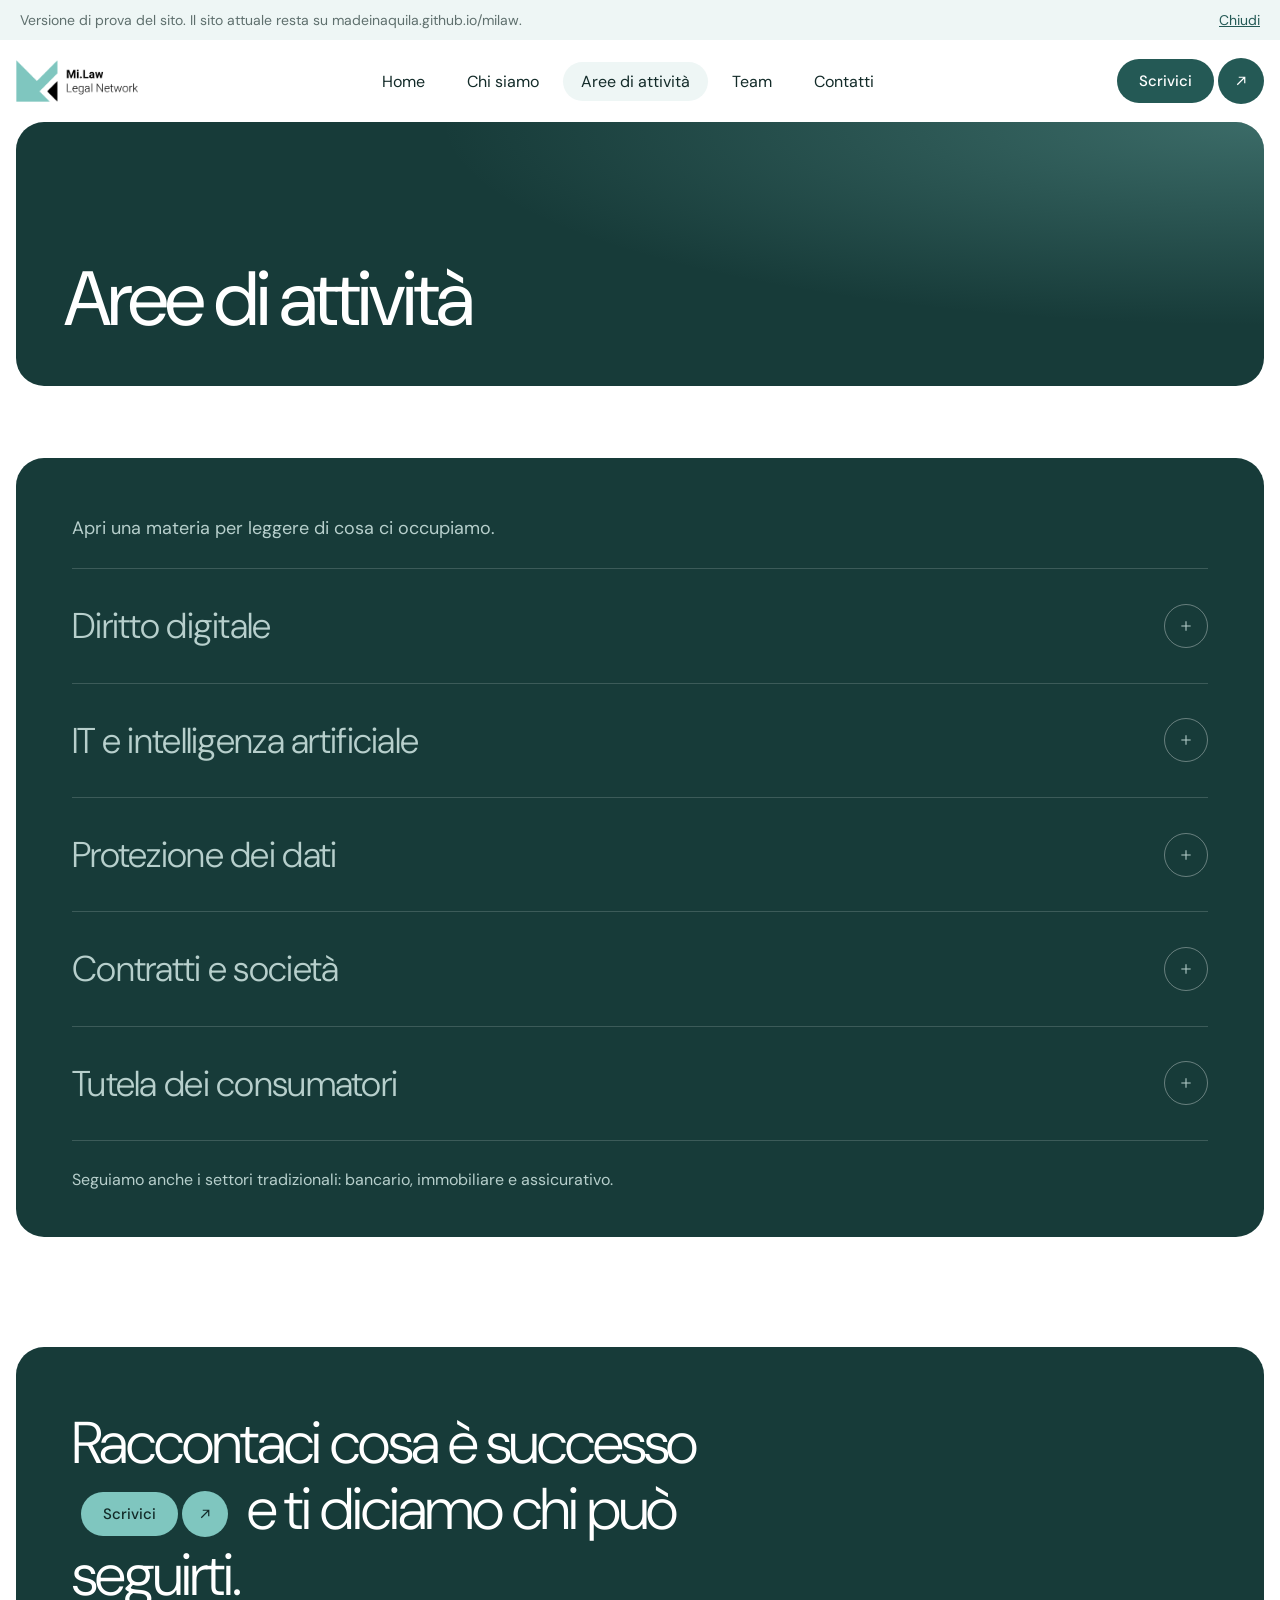
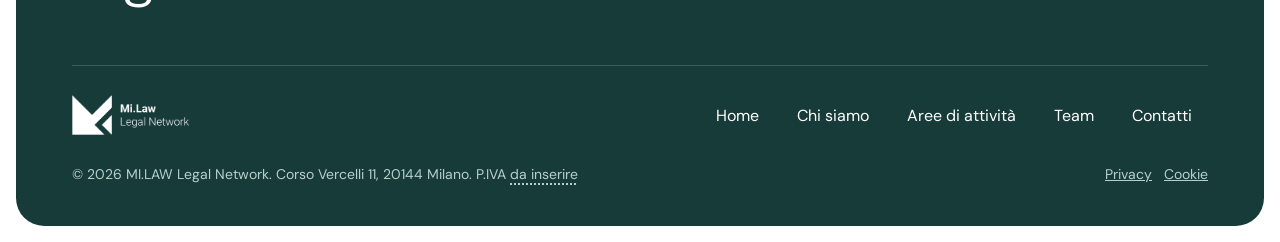
<file: aree.html>
<!DOCTYPE html>
<html lang="it">
<head>
  <meta charset="UTF-8">
  <meta name="robots" content="noindex, nofollow"><!-- versione di prova: non indicizzare -->
  <meta name="viewport" content="width=device-width, initial-scale=1.0">
  <title>Aree di attività · MI.LAW Legal Network</title>
  <meta name="description" content="Le materie seguite da MI.LAW Legal Network: diritto digitale, IT e intelligenza artificiale, protezione dei dati, contratti e società, tutela dei consumatori.">
  <link rel="preconnect" href="https://fonts.googleapis.com">
  <link rel="preconnect" href="https://fonts.gstatic.com" crossorigin>
  <link href="https://fonts.googleapis.com/css2?family=DM+Sans:wght@300;400;500&display=swap" rel="stylesheet">
  <link rel="stylesheet" href="prova.css?v=6">
</head>
<body>
  <div class="preview-note">
    <span>Versione di prova del sito. Il sito attuale resta su madeinaquila.github.io/milaw.</span>
    <button type="button" onclick="this.parentElement.remove()">Chiudi</button>
  </div>

  <header class="topnav wrap">
    <a href="index.html" class="brand" aria-label="MI.LAW Legal Network, home"><img src="img/logomilaw.png" alt="MI.LAW Legal Network" width="600" height="206"></a>
    <nav class="topnav-links" aria-label="Navigazione principale">
          <a href="index.html">Home</a>
          <a href="chi-siamo.html">Chi siamo</a>
          <a href="aree.html" aria-current="page">Aree di attività</a>
          <a href="team.html">Team</a>
          <a href="contatti.html">Contatti</a>
    </nav>
    <a class="cta cta--deep topnav-cta" href="contatti.html"><span class="lbl">Scrivici</span><span class="dot" aria-hidden="true"><svg viewBox="0 0 24 24" fill="none" stroke="currentColor" stroke-width="1.6"><path d="M7 17L17 7M9 7h8v8"/></svg></span></a>
    <button class="menu-btn" type="button" id="menu-open" aria-label="Apri il menu" aria-expanded="false" aria-controls="mobile-menu">
      <svg viewBox="0 0 24 24" fill="none" stroke="currentColor" stroke-width="1.6" stroke-linecap="round"><path d="M4 8h16M4 16h16"/></svg>
    </button>
  </header>

  <!-- Menu su telefono -->
  <nav class="mobile-menu" id="mobile-menu" aria-label="Menu">
    <button class="close" type="button" id="menu-close" aria-label="Chiudi il menu">×</button>
    <a href="index.html">Home</a>
    <a href="chi-siamo.html">Chi siamo</a>
    <a href="aree.html">Aree di attività</a>
    <a href="team.html">Team</a>
    <a href="contatti.html">Contatti</a>
  </nav>


  <main>
    <section class="wrap">
      <div class="page-head"><h1>Aree di attività</h1></div>
    </section>
    <!-- MATERIE -->
    <section class="section" style="padding-top:0;">
      <div class="wrap">
        <div class="areas">
          <p class="lead-label">Apri una materia per leggere di cosa ci occupiamo.</p>

          <details class="area" id="digitale">
            <summary>Diritto digitale <span class="plus" aria-hidden="true"><svg viewBox="0 0 24 24" fill="none" stroke="currentColor" stroke-width="1.6"><path d="M12 5v14M5 12h14"/></svg></span></summary>
            <div class="body">
              <p>Contratti online, termini e condizioni per siti e app, tutela dei diritti in rete e implicazioni legali dei nuovi modelli di business digitali e delle piattaforme.</p>
              <a href="contatti.html?area=digitale">Scrivici su questo tema</a>
            </div>
          </details>

          <details class="area" id="ai">
            <summary>IT e intelligenza artificiale <span class="plus" aria-hidden="true"><svg viewBox="0 0 24 24" fill="none" stroke="currentColor" stroke-width="1.6"><path d="M12 5v14M5 12h14"/></svg></span></summary>
            <div class="body">
              <p>Contratti IT e licenze software, analisi e adeguamento all'AI Act europeo e alle norme emergenti sull'intelligenza artificiale.</p>
              <a href="contatti.html?area=ai">Scrivici su questo tema</a>
            </div>
          </details>

          <details class="area" id="dati">
            <summary>Protezione dei dati <span class="plus" aria-hidden="true"><svg viewBox="0 0 24 24" fill="none" stroke="currentColor" stroke-width="1.6"><path d="M12 5v14M5 12h14"/></svg></span></summary>
            <div class="body">
              <p>Compliance GDPR, gestione dei data breach, definizione delle politiche di trattamento e governance dei dati nelle organizzazioni.</p>
              <a href="contatti.html?area=dati">Scrivici su questo tema</a>
            </div>
          </details>

          <details class="area" id="societa">
            <summary>Contratti e società <span class="plus" aria-hidden="true"><svg viewBox="0 0 24 24" fill="none" stroke="currentColor" stroke-width="1.6"><path d="M12 5v14M5 12h14"/></svg></span></summary>
            <div class="body">
              <p>Redazione e negoziazione di contratti commerciali, accordi di distribuzione, joint venture e franchising. Operazioni societarie, fusioni, acquisizioni e riorganizzazioni aziendali.</p>
              <a href="contatti.html?area=societa">Scrivici su questo tema</a>
            </div>
          </details>

          <details class="area" id="consumatori">
            <summary>Tutela dei consumatori <span class="plus" aria-hidden="true"><svg viewBox="0 0 24 24" fill="none" stroke="currentColor" stroke-width="1.6"><path d="M12 5v14M5 12h14"/></svg></span></summary>
            <div class="body">
              <p>Pratiche commerciali scorrette e clausole abusive. Conformità normativa per le aziende che vendono ai consumatori, in particolare online.</p>
              <a href="contatti.html?area=consumatori">Scrivici su questo tema</a>
            </div>
          </details>

          <p class="also">Seguiamo anche i settori tradizionali: bancario, immobiliare e assicurativo.</p>
        </div>
      </div>
    </section>


  </main>

  <!-- CHIUSURA -->
  <footer class="closing">
    <p class="say">Raccontaci cosa è successo
      <a class="cta cta--acqua" href="contatti.html"><span class="lbl">Scrivici</span><span class="dot" aria-hidden="true"><svg viewBox="0 0 24 24" fill="none" stroke="currentColor" stroke-width="1.6"><path d="M7 17L17 7M9 7h8v8"/></svg></span></a>
      e ti diciamo chi può seguirti.</p>
    <div class="closing-row">
      <img src="img/logomilaw.png" alt="MI.LAW Legal Network" width="600" height="206">
      <nav aria-label="Navigazione a piè di pagina">
        <a href="index.html">Home</a>
        <a href="chi-siamo.html">Chi siamo</a>
        <a href="aree.html">Aree di attività</a>
        <a href="team.html">Team</a>
        <a href="contatti.html">Contatti</a>
      </nav>
    </div>
    <div class="closing-meta">
      <span>© 2026 MI.LAW Legal Network. Corso Vercelli 11, 20144 Milano. P.IVA <span class="tbc" title="Da inserire">da inserire</span></span>
      <span><a href="#">Privacy</a>&nbsp;&nbsp;&nbsp;<a href="#">Cookie</a></span>
    </div>
  </footer>

  <script>
    // Menu su telefono
    (function () {
      var m = document.getElementById('mobile-menu'), o = document.getElementById('menu-open'), c = document.getElementById('menu-close');
      function set(v) { m.classList.toggle('open', v); o.setAttribute('aria-expanded', v); document.body.style.overflow = v ? 'hidden' : ''; if (v) c.focus(); else o.focus(); }
      o.addEventListener('click', function () { set(true); });
      c.addEventListener('click', function () { set(false); });
      m.querySelectorAll('a').forEach(function (a) { a.addEventListener('click', function () { set(false); }); });
      document.addEventListener('keydown', function (e) { if (e.key === 'Escape' && m.classList.contains('open')) set(false); });
    })();

    // "Scrivici su questo tema": sceglie la materia nel modulo
    document.querySelectorAll('[data-area]').forEach(function (a) {
      a.addEventListener('click', function () { var r = document.getElementById('a-' + a.dataset.area); if (r) r.checked = true; });
    });

    // Modulo dimostrativo
    var formEl = document.getElementById('form');
    if (formEl) formEl.addEventListener('submit', function (e) {
      e.preventDefault();
      if (!this.checkValidity()) { this.reportValidity(); return; }
      document.getElementById('form-box').classList.add('is-sent');
    });
  </script>
</body>
</html>
</file>
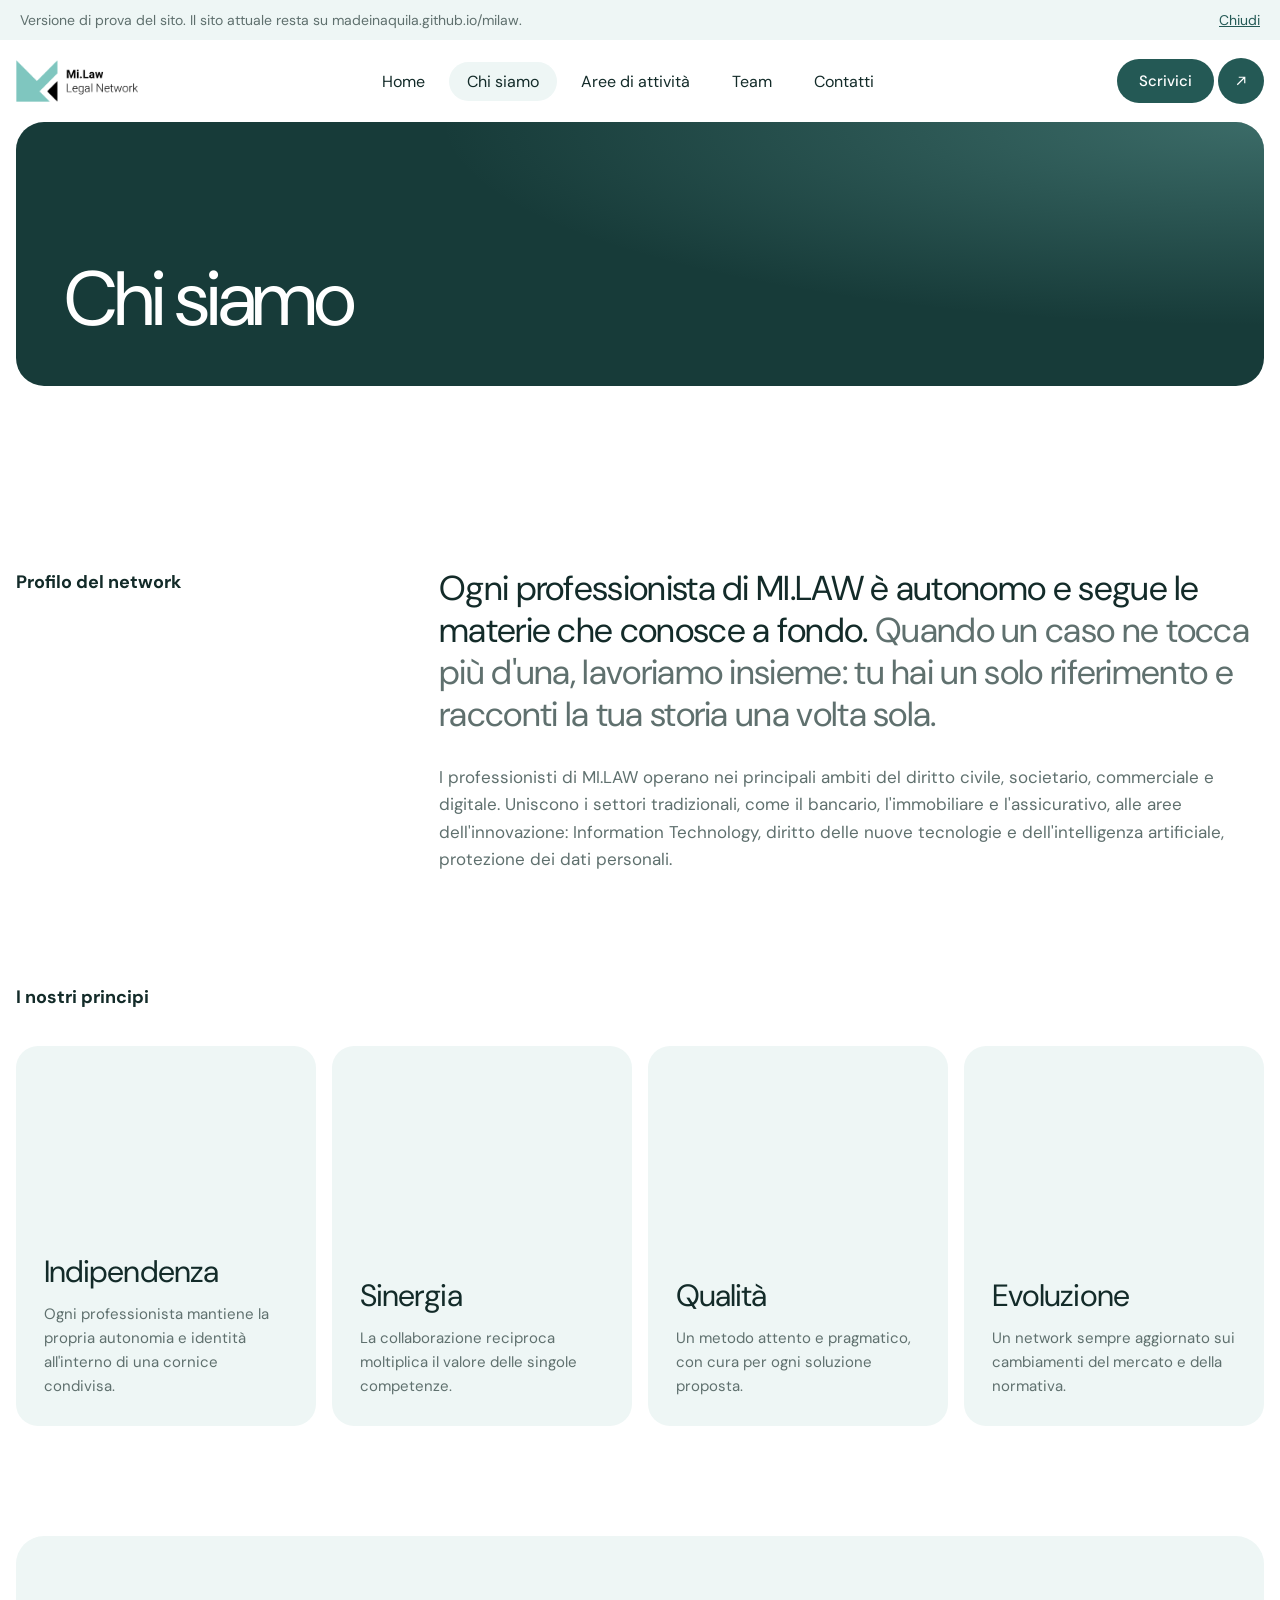
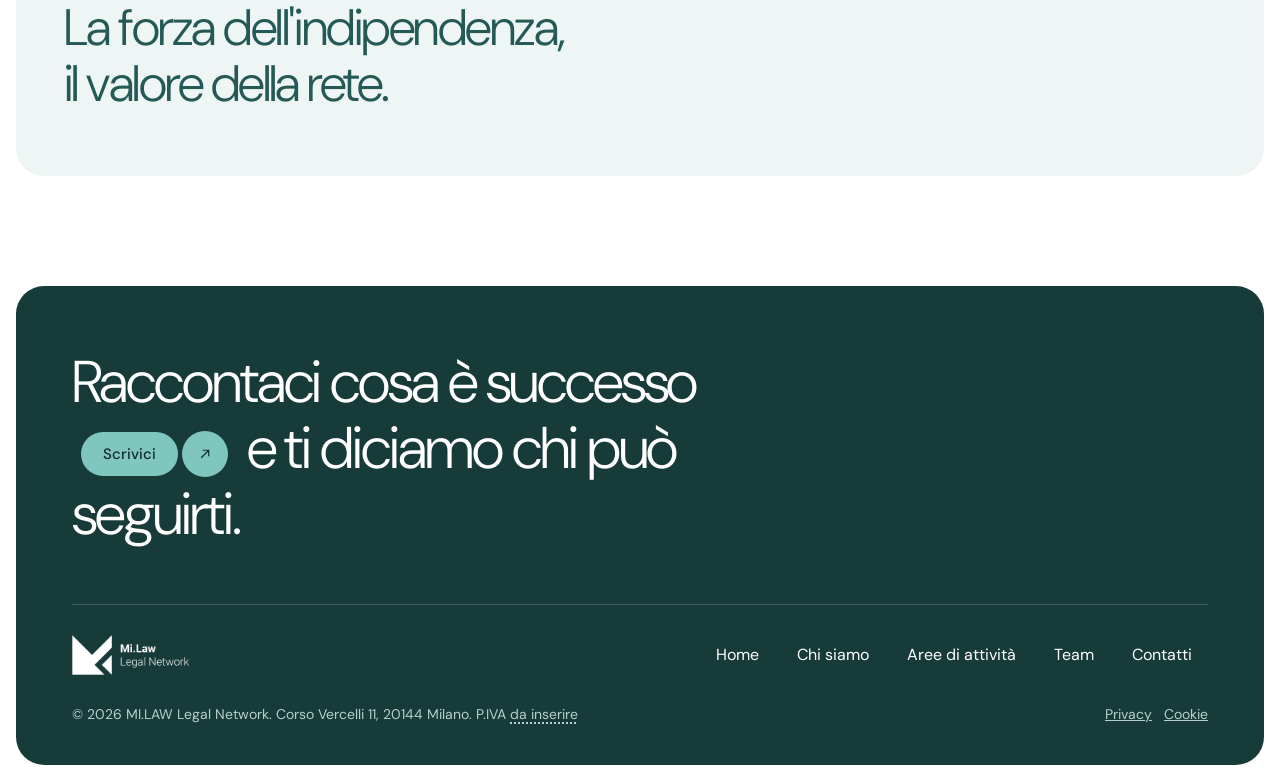
<file: chi-siamo.html>
<!DOCTYPE html>
<html lang="it">
<head>
  <meta charset="UTF-8">
  <meta name="robots" content="noindex, nofollow"><!-- versione di prova: non indicizzare -->
  <meta name="viewport" content="width=device-width, initial-scale=1.0">
  <title>Chi siamo · MI.LAW Legal Network</title>
  <meta name="description" content="MI.LAW Legal Network: rete di avvocati autonomi in Corso Vercelli 11 a Milano. Profilo e principi del network.">
  <link rel="preconnect" href="https://fonts.googleapis.com">
  <link rel="preconnect" href="https://fonts.gstatic.com" crossorigin>
  <link href="https://fonts.googleapis.com/css2?family=DM+Sans:wght@300;400;500&display=swap" rel="stylesheet">
  <link rel="stylesheet" href="prova.css?v=6">
</head>
<body>
  <div class="preview-note">
    <span>Versione di prova del sito. Il sito attuale resta su madeinaquila.github.io/milaw.</span>
    <button type="button" onclick="this.parentElement.remove()">Chiudi</button>
  </div>

  <header class="topnav wrap">
    <a href="index.html" class="brand" aria-label="MI.LAW Legal Network, home"><img src="img/logomilaw.png" alt="MI.LAW Legal Network" width="600" height="206"></a>
    <nav class="topnav-links" aria-label="Navigazione principale">
          <a href="index.html">Home</a>
          <a href="chi-siamo.html" aria-current="page">Chi siamo</a>
          <a href="aree.html">Aree di attività</a>
          <a href="team.html">Team</a>
          <a href="contatti.html">Contatti</a>
    </nav>
    <a class="cta cta--deep topnav-cta" href="contatti.html"><span class="lbl">Scrivici</span><span class="dot" aria-hidden="true"><svg viewBox="0 0 24 24" fill="none" stroke="currentColor" stroke-width="1.6"><path d="M7 17L17 7M9 7h8v8"/></svg></span></a>
    <button class="menu-btn" type="button" id="menu-open" aria-label="Apri il menu" aria-expanded="false" aria-controls="mobile-menu">
      <svg viewBox="0 0 24 24" fill="none" stroke="currentColor" stroke-width="1.6" stroke-linecap="round"><path d="M4 8h16M4 16h16"/></svg>
    </button>
  </header>

  <!-- Menu su telefono -->
  <nav class="mobile-menu" id="mobile-menu" aria-label="Menu">
    <button class="close" type="button" id="menu-close" aria-label="Chiudi il menu">×</button>
    <a href="index.html">Home</a>
    <a href="chi-siamo.html">Chi siamo</a>
    <a href="aree.html">Aree di attività</a>
    <a href="team.html">Team</a>
    <a href="contatti.html">Contatti</a>
  </nav>


  <main>
    <section class="wrap">
      <div class="page-head"><h1>Chi siamo</h1></div>
    </section>
    <section class="section">
      <div class="wrap mission">
        <div class="side"><h2 class="lead-label">Profilo del network</h2></div>
        <div>
          <p class="big">Ogni professionista di MI.LAW è autonomo e segue le materie che conosce a fondo. <span>Quando un caso ne tocca più d'una, lavoriamo insieme: tu hai un solo riferimento e racconti la tua storia una volta sola.</span></p>
          <p class="plain">I professionisti di MI.LAW operano nei principali ambiti del diritto civile, societario, commerciale e digitale. Uniscono i settori tradizionali, come il bancario, l'immobiliare e l'assicurativo, alle aree dell'innovazione: Information Technology, diritto delle nuove tecnologie e dell'intelligenza artificiale, protezione dei dati personali.</p>
        </div>
      </div>
    </section>

    <!-- PRINCIPI -->
    <section class="section" style="padding-top:0;">
      <div class="wrap">
        <div class="values-head">
          <h2 class="lead-label">I nostri principi</h2>
        </div>
        <div class="values">
          <article class="value" tabindex="0">
            <h3>Indipendenza</h3>
            <p>Ogni professionista mantiene la propria autonomia e identità all'interno di una cornice condivisa.</p>
          </article>
          <article class="value" tabindex="0">
            <h3>Sinergia</h3>
            <p>La collaborazione reciproca moltiplica il valore delle singole competenze.</p>
          </article>
          <article class="value" tabindex="0">
            <h3>Qualità</h3>
            <p>Un metodo attento e pragmatico, con cura per ogni soluzione proposta.</p>
          </article>
          <article class="value" tabindex="0">
            <h3>Evoluzione</h3>
            <p>Un network sempre aggiornato sui cambiamenti del mercato e della normativa.</p>
          </article>
        </div>
      </div>
    </section>

    <section class="section" style="padding-top:0;">
      <div class="wrap">
        <div class="motto"><p>La forza dell'indipendenza,<br>il valore della rete.</p></div>
      </div>
    </section>

  </main>

  <!-- CHIUSURA -->
  <footer class="closing">
    <p class="say">Raccontaci cosa è successo
      <a class="cta cta--acqua" href="contatti.html"><span class="lbl">Scrivici</span><span class="dot" aria-hidden="true"><svg viewBox="0 0 24 24" fill="none" stroke="currentColor" stroke-width="1.6"><path d="M7 17L17 7M9 7h8v8"/></svg></span></a>
      e ti diciamo chi può seguirti.</p>
    <div class="closing-row">
      <img src="img/logomilaw.png" alt="MI.LAW Legal Network" width="600" height="206">
      <nav aria-label="Navigazione a piè di pagina">
        <a href="index.html">Home</a>
        <a href="chi-siamo.html">Chi siamo</a>
        <a href="aree.html">Aree di attività</a>
        <a href="team.html">Team</a>
        <a href="contatti.html">Contatti</a>
      </nav>
    </div>
    <div class="closing-meta">
      <span>© 2026 MI.LAW Legal Network. Corso Vercelli 11, 20144 Milano. P.IVA <span class="tbc" title="Da inserire">da inserire</span></span>
      <span><a href="#">Privacy</a>&nbsp;&nbsp;&nbsp;<a href="#">Cookie</a></span>
    </div>
  </footer>

  <script>
    // Menu su telefono
    (function () {
      var m = document.getElementById('mobile-menu'), o = document.getElementById('menu-open'), c = document.getElementById('menu-close');
      function set(v) { m.classList.toggle('open', v); o.setAttribute('aria-expanded', v); document.body.style.overflow = v ? 'hidden' : ''; if (v) c.focus(); else o.focus(); }
      o.addEventListener('click', function () { set(true); });
      c.addEventListener('click', function () { set(false); });
      m.querySelectorAll('a').forEach(function (a) { a.addEventListener('click', function () { set(false); }); });
      document.addEventListener('keydown', function (e) { if (e.key === 'Escape' && m.classList.contains('open')) set(false); });
    })();

    // "Scrivici su questo tema": sceglie la materia nel modulo
    document.querySelectorAll('[data-area]').forEach(function (a) {
      a.addEventListener('click', function () { var r = document.getElementById('a-' + a.dataset.area); if (r) r.checked = true; });
    });

    // Modulo dimostrativo
    var formEl = document.getElementById('form');
    if (formEl) formEl.addEventListener('submit', function (e) {
      e.preventDefault();
      if (!this.checkValidity()) { this.reportValidity(); return; }
      document.getElementById('form-box').classList.add('is-sent');
    });
  </script>
</body>
</html>
</file>
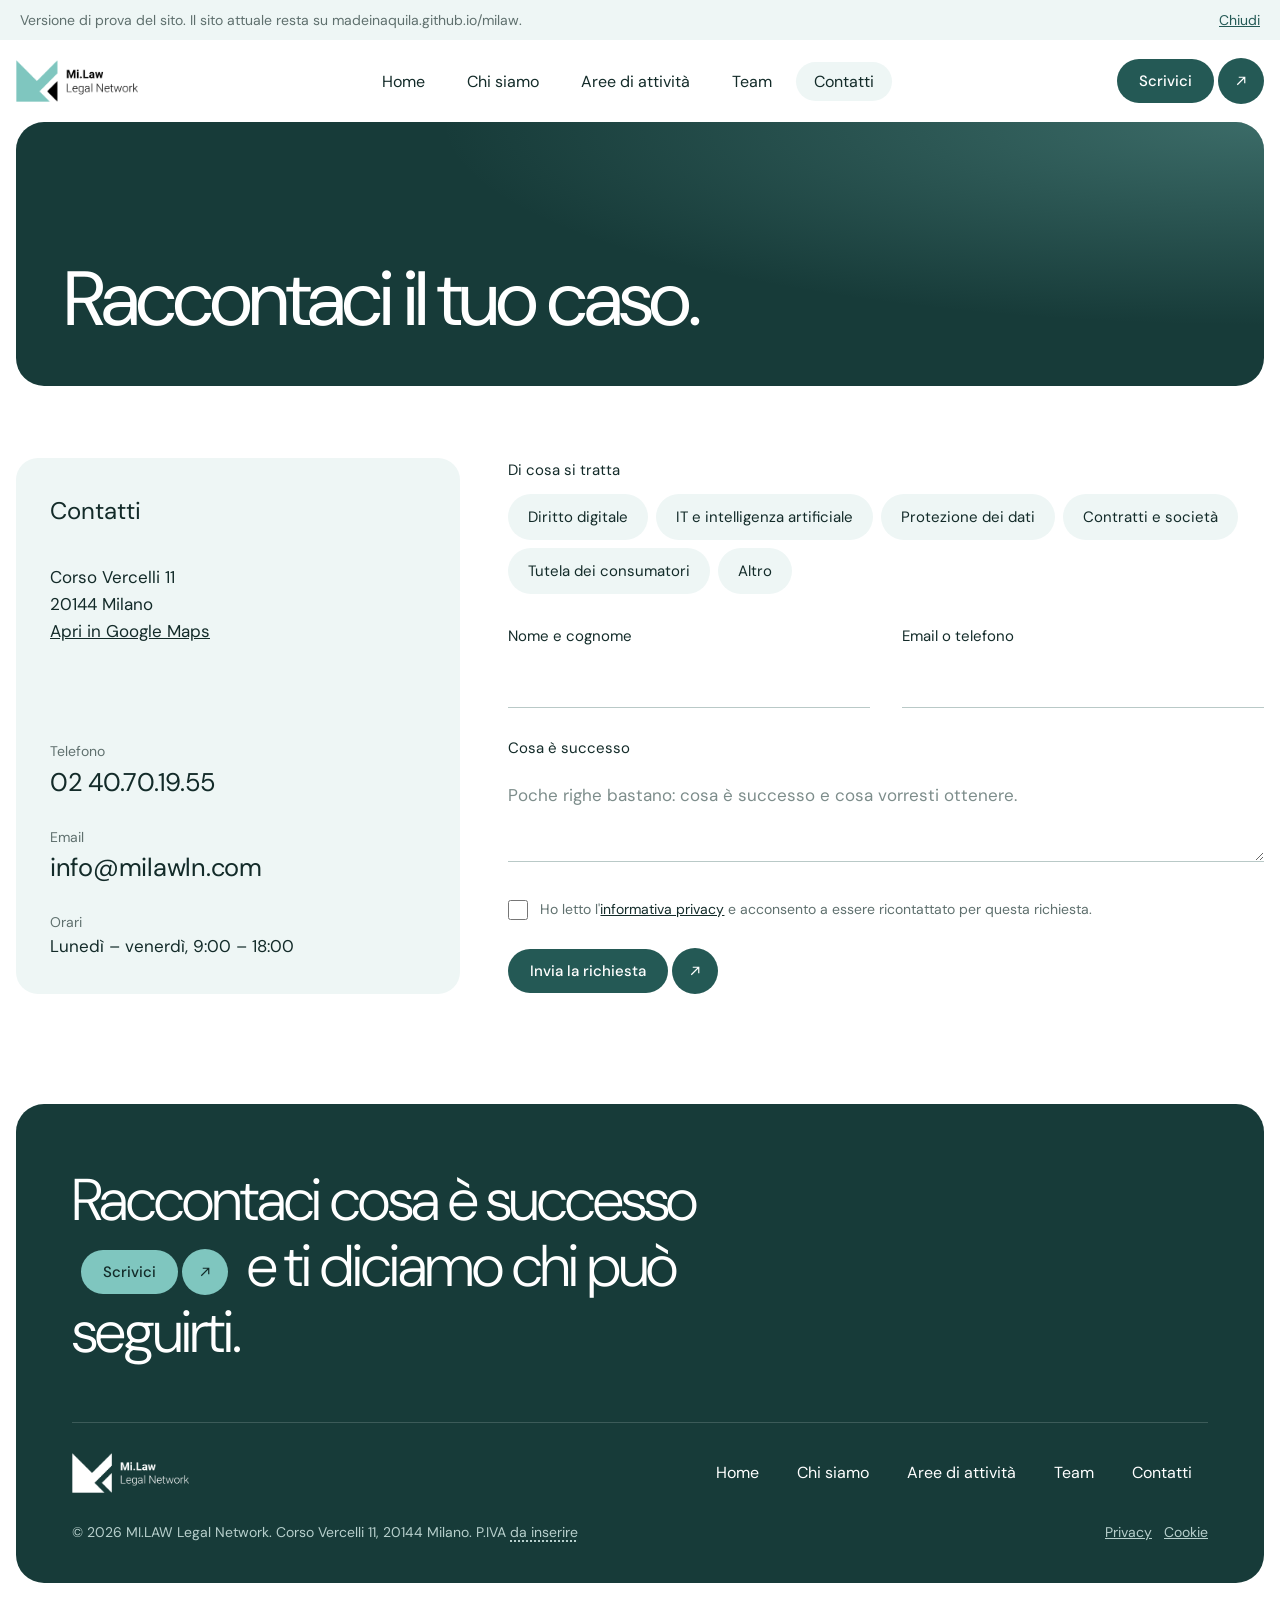
<file: contatti.html>
<!DOCTYPE html>
<html lang="it">
<head>
  <meta charset="UTF-8">
  <meta name="robots" content="noindex, nofollow"><!-- versione di prova: non indicizzare -->
  <meta name="viewport" content="width=device-width, initial-scale=1.0">
  <title>Contatti · MI.LAW Legal Network</title>
  <meta name="description" content="Contatta MI.LAW Legal Network: Corso Vercelli 11, 20144 Milano, telefono 02 40.70.19.55, info@milawln.com.">
  <link rel="preconnect" href="https://fonts.googleapis.com">
  <link rel="preconnect" href="https://fonts.gstatic.com" crossorigin>
  <link href="https://fonts.googleapis.com/css2?family=DM+Sans:wght@300;400;500&display=swap" rel="stylesheet">
  <link rel="stylesheet" href="prova.css?v=6">
</head>
<body>
  <div class="preview-note">
    <span>Versione di prova del sito. Il sito attuale resta su madeinaquila.github.io/milaw.</span>
    <button type="button" onclick="this.parentElement.remove()">Chiudi</button>
  </div>

  <header class="topnav wrap">
    <a href="index.html" class="brand" aria-label="MI.LAW Legal Network, home"><img src="img/logomilaw.png" alt="MI.LAW Legal Network" width="600" height="206"></a>
    <nav class="topnav-links" aria-label="Navigazione principale">
          <a href="index.html">Home</a>
          <a href="chi-siamo.html">Chi siamo</a>
          <a href="aree.html">Aree di attività</a>
          <a href="team.html">Team</a>
          <a href="contatti.html" aria-current="page">Contatti</a>
    </nav>
    <a class="cta cta--deep topnav-cta" href="contatti.html"><span class="lbl">Scrivici</span><span class="dot" aria-hidden="true"><svg viewBox="0 0 24 24" fill="none" stroke="currentColor" stroke-width="1.6"><path d="M7 17L17 7M9 7h8v8"/></svg></span></a>
    <button class="menu-btn" type="button" id="menu-open" aria-label="Apri il menu" aria-expanded="false" aria-controls="mobile-menu">
      <svg viewBox="0 0 24 24" fill="none" stroke="currentColor" stroke-width="1.6" stroke-linecap="round"><path d="M4 8h16M4 16h16"/></svg>
    </button>
  </header>

  <!-- Menu su telefono -->
  <nav class="mobile-menu" id="mobile-menu" aria-label="Menu">
    <button class="close" type="button" id="menu-close" aria-label="Chiudi il menu">×</button>
    <a href="index.html">Home</a>
    <a href="chi-siamo.html">Chi siamo</a>
    <a href="aree.html">Aree di attività</a>
    <a href="team.html">Team</a>
    <a href="contatti.html">Contatti</a>
  </nav>


  <main>
    <section class="wrap">
      <div class="page-head"><h1>Raccontaci il tuo caso.</h1></div>
    </section>
    <!-- CONTATTI -->
    <section class="section" style="padding-top:0;">
      <div class="wrap contact">
        <aside class="contact-card">
          <h2>Contatti</h2>
          <p>Corso Vercelli 11<br>20144 Milano<br><a href="https://maps.google.com?q=Corso+Vercelli+11+Milano" target="_blank" rel="noopener" style="text-decoration:underline">Apri in Google Maps</a></p>
          <div class="push">
            <div><p class="small">Telefono</p><p class="big"><a href="tel:+390240701955">02 40.70.19.55</a></p></div>
            <div><p class="small">Email</p><p class="big"><a href="mailto:info@milawln.com">info@milawln.com</a></p></div>
            <div><p class="small">Orari</p><p>Lunedì – venerdì, 9:00 – 18:00</p></div>
          </div>
        </aside>

        <div class="form" id="form-box">
          <h2 class="sr">Modulo di contatto</h2>
          <!-- Modulo dimostrativo: va collegato a un servizio di invio prima della pubblicazione -->
          <form id="form" novalidate>
            <fieldset>
              <legend>Di cosa si tratta</legend>
              <div class="pick">
                <input type="radio" name="area" id="a-digitale" value="digitale"><label for="a-digitale">Diritto digitale</label>
                <input type="radio" name="area" id="a-ai" value="ai"><label for="a-ai">IT e intelligenza artificiale</label>
                <input type="radio" name="area" id="a-dati" value="dati"><label for="a-dati">Protezione dei dati</label>
                <input type="radio" name="area" id="a-societa" value="societa"><label for="a-societa">Contratti e società</label>
                <input type="radio" name="area" id="a-consumatori" value="consumatori"><label for="a-consumatori">Tutela dei consumatori</label>
                <input type="radio" name="area" id="a-altro" value="altro"><label for="a-altro">Altro</label>
              </div>
            </fieldset>
            <div class="fields">
              <div class="field"><label class="lab" for="nome">Nome e cognome</label><input id="nome" name="nome" autocomplete="name" required></div>
              <div class="field"><label class="lab" for="recapito">Email o telefono</label><input id="recapito" name="recapito" autocomplete="email" required></div>
              <div class="field field--full"><label class="lab" for="msg">Cosa è successo</label><textarea id="msg" name="msg" required placeholder="Poche righe bastano: cosa è successo e cosa vorresti ottenere."></textarea></div>
            </div>
            <label class="privacy"><input type="checkbox" required> <span>Ho letto l'<a href="#">informativa privacy</a> e acconsento a essere ricontattato per questa richiesta.</span></label>
            <button class="cta cta--deep" type="submit">
              <span class="lbl">Invia la richiesta</span>
              <span class="dot" aria-hidden="true"><svg viewBox="0 0 24 24" fill="none" stroke="currentColor" stroke-width="1.6"><path d="M7 17L17 7M9 7h8v8"/></svg></span>
            </button>
          </form>
          <p class="form-done" role="status">Grazie, abbiamo ricevuto la tua richiesta. Ti ricontatteremo al recapito che ci hai lasciato.</p>
        </div>
      </div>
    </section>


  </main>

  <!-- CHIUSURA -->
  <footer class="closing">
    <p class="say">Raccontaci cosa è successo
      <a class="cta cta--acqua" href="contatti.html"><span class="lbl">Scrivici</span><span class="dot" aria-hidden="true"><svg viewBox="0 0 24 24" fill="none" stroke="currentColor" stroke-width="1.6"><path d="M7 17L17 7M9 7h8v8"/></svg></span></a>
      e ti diciamo chi può seguirti.</p>
    <div class="closing-row">
      <img src="img/logomilaw.png" alt="MI.LAW Legal Network" width="600" height="206">
      <nav aria-label="Navigazione a piè di pagina">
        <a href="index.html">Home</a>
        <a href="chi-siamo.html">Chi siamo</a>
        <a href="aree.html">Aree di attività</a>
        <a href="team.html">Team</a>
        <a href="contatti.html">Contatti</a>
      </nav>
    </div>
    <div class="closing-meta">
      <span>© 2026 MI.LAW Legal Network. Corso Vercelli 11, 20144 Milano. P.IVA <span class="tbc" title="Da inserire">da inserire</span></span>
      <span><a href="#">Privacy</a>&nbsp;&nbsp;&nbsp;<a href="#">Cookie</a></span>
    </div>
  </footer>

  <script>
    // Menu su telefono
    (function () {
      var m = document.getElementById('mobile-menu'), o = document.getElementById('menu-open'), c = document.getElementById('menu-close');
      function set(v) { m.classList.toggle('open', v); o.setAttribute('aria-expanded', v); document.body.style.overflow = v ? 'hidden' : ''; if (v) c.focus(); else o.focus(); }
      o.addEventListener('click', function () { set(true); });
      c.addEventListener('click', function () { set(false); });
      m.querySelectorAll('a').forEach(function (a) { a.addEventListener('click', function () { set(false); }); });
      document.addEventListener('keydown', function (e) { if (e.key === 'Escape' && m.classList.contains('open')) set(false); });
    })();

    // "Scrivici su questo tema": sceglie la materia nel modulo
    document.querySelectorAll('[data-area]').forEach(function (a) {
      a.addEventListener('click', function () { var r = document.getElementById('a-' + a.dataset.area); if (r) r.checked = true; });
    });

    // Modulo dimostrativo
    var formEl = document.getElementById('form');
    if (formEl) formEl.addEventListener('submit', function (e) {
      e.preventDefault();
      if (!this.checkValidity()) { this.reportValidity(); return; }
      document.getElementById('form-box').classList.add('is-sent');
    });
  </script>
  <script>
    (function(){var a=new URLSearchParams(location.search).get('area');var r=a&&document.getElementById('a-'+a);if(r)r.checked=true;})();
  </script>
</body>
</html>
</file>
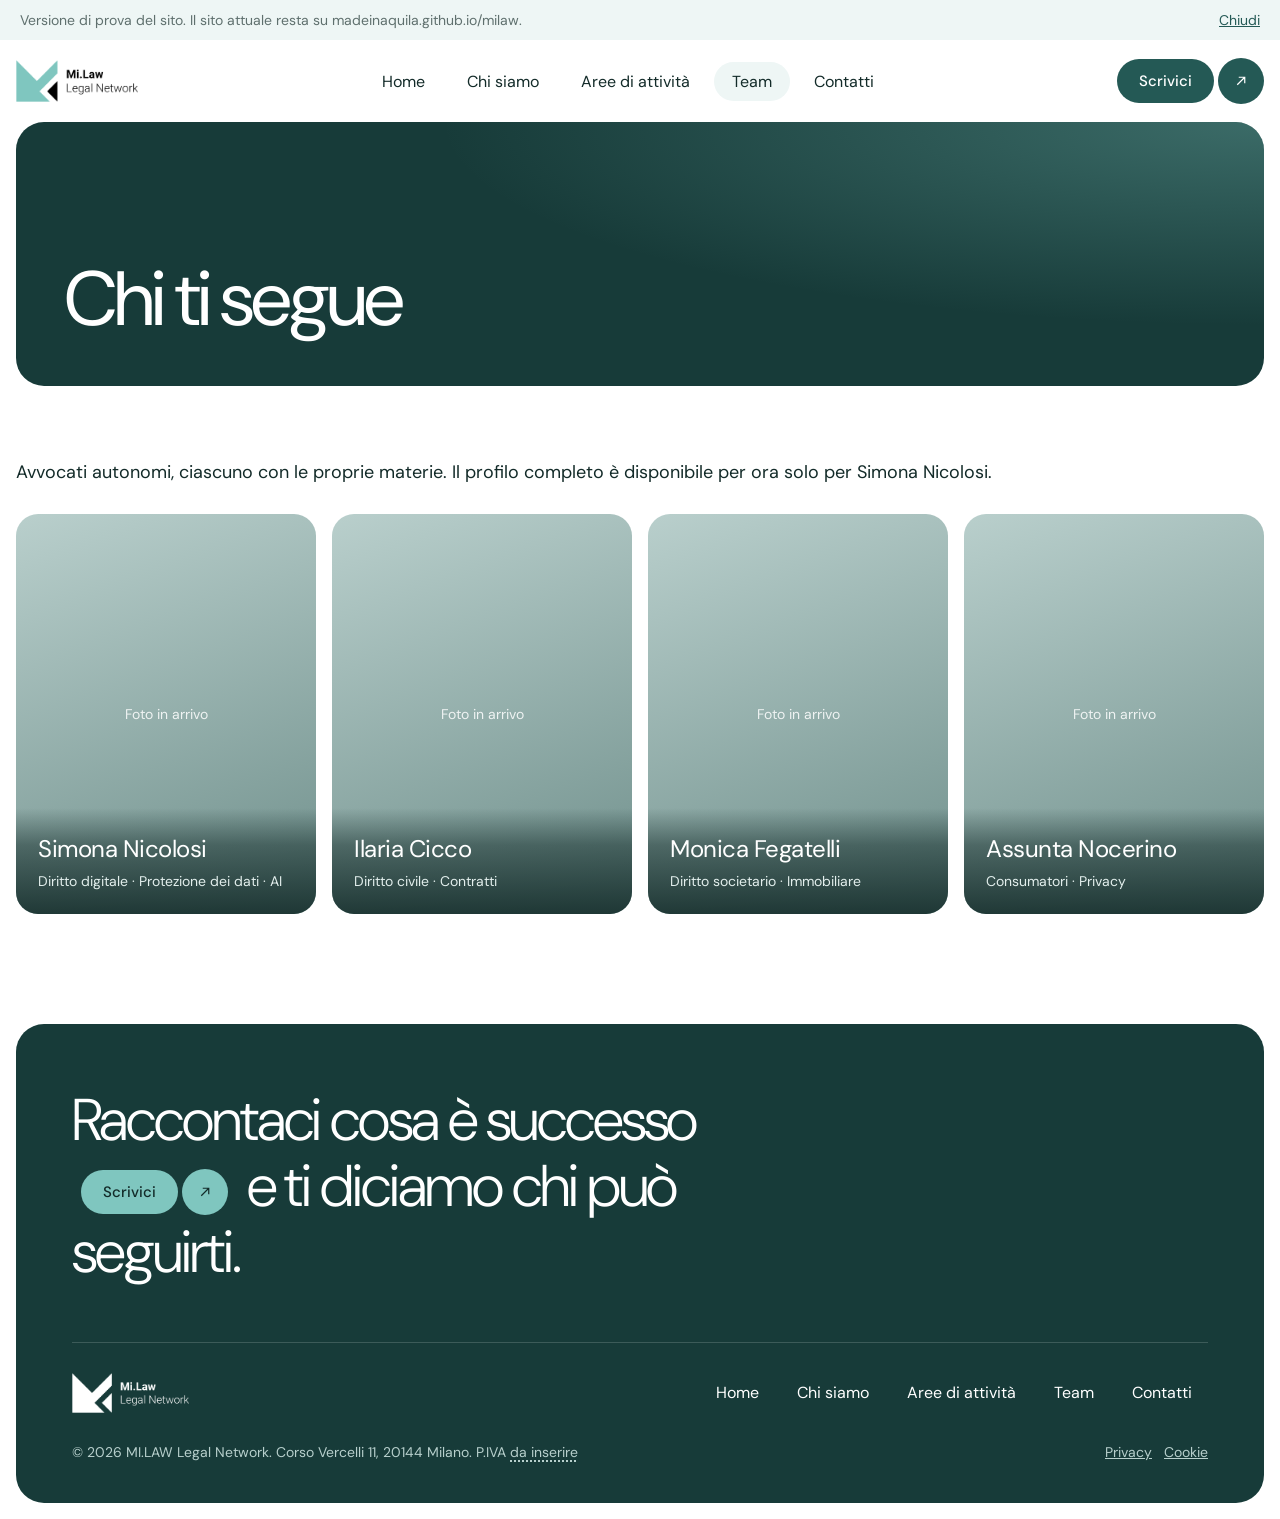
<file: team.html>
<!DOCTYPE html>
<html lang="it">
<head>
  <meta charset="UTF-8">
  <meta name="robots" content="noindex, nofollow"><!-- versione di prova: non indicizzare -->
  <meta name="viewport" content="width=device-width, initial-scale=1.0">
  <title>Team · MI.LAW Legal Network</title>
  <meta name="description" content="Gli avvocati di MI.LAW Legal Network a Milano.">
  <link rel="preconnect" href="https://fonts.googleapis.com">
  <link rel="preconnect" href="https://fonts.gstatic.com" crossorigin>
  <link href="https://fonts.googleapis.com/css2?family=DM+Sans:wght@300;400;500&display=swap" rel="stylesheet">
  <link rel="stylesheet" href="prova.css?v=6">
</head>
<body>
  <div class="preview-note">
    <span>Versione di prova del sito. Il sito attuale resta su madeinaquila.github.io/milaw.</span>
    <button type="button" onclick="this.parentElement.remove()">Chiudi</button>
  </div>

  <header class="topnav wrap">
    <a href="index.html" class="brand" aria-label="MI.LAW Legal Network, home"><img src="img/logomilaw.png" alt="MI.LAW Legal Network" width="600" height="206"></a>
    <nav class="topnav-links" aria-label="Navigazione principale">
          <a href="index.html">Home</a>
          <a href="chi-siamo.html">Chi siamo</a>
          <a href="aree.html">Aree di attività</a>
          <a href="team.html" aria-current="page">Team</a>
          <a href="contatti.html">Contatti</a>
    </nav>
    <a class="cta cta--deep topnav-cta" href="contatti.html"><span class="lbl">Scrivici</span><span class="dot" aria-hidden="true"><svg viewBox="0 0 24 24" fill="none" stroke="currentColor" stroke-width="1.6"><path d="M7 17L17 7M9 7h8v8"/></svg></span></a>
    <button class="menu-btn" type="button" id="menu-open" aria-label="Apri il menu" aria-expanded="false" aria-controls="mobile-menu">
      <svg viewBox="0 0 24 24" fill="none" stroke="currentColor" stroke-width="1.6" stroke-linecap="round"><path d="M4 8h16M4 16h16"/></svg>
    </button>
  </header>

  <!-- Menu su telefono -->
  <nav class="mobile-menu" id="mobile-menu" aria-label="Menu">
    <button class="close" type="button" id="menu-close" aria-label="Chiudi il menu">×</button>
    <a href="index.html">Home</a>
    <a href="chi-siamo.html">Chi siamo</a>
    <a href="aree.html">Aree di attività</a>
    <a href="team.html">Team</a>
    <a href="contatti.html">Contatti</a>
  </nav>


  <main>
    <section class="wrap">
      <div class="page-head"><h1>Chi ti segue</h1></div>
    </section>
    <!-- TEAM -->
    <section class="section" style="padding-top:0;">
      <div class="wrap">
        <p class="lead-label" style="margin-bottom:28px">Avvocati autonomi, ciascuno con le proprie materie. Il profilo completo è disponibile per ora solo per Simona Nicolosi.</p>
        <div class="team">
          <article class="member" tabindex="0" aria-label="Avv. Simona Nicolosi">
            <span class="ph">Foto in arrivo</span>
            <div class="info"><h3>Simona Nicolosi</h3><p>Diritto digitale · Protezione dei dati · AI</p></div>
            <div class="back">
              <h3>Simona Nicolosi</h3>
              <p>Specializzata in diritto digitale, protezione dei dati personali e intelligenza artificiale. Supporta imprese e startup nella governance dei dati, nella compliance GDPR e nelle sfide della trasformazione digitale.</p>
              <ul class="back-tags"><li>GDPR</li><li>AI Law</li><li>Data Protection</li><li>IT Law</li></ul>
              <a class="cta cta--acqua" href="team-simona-nicolosi.html"><span class="lbl">Scopri di più</span><span class="dot" aria-hidden="true"><svg viewBox="0 0 24 24" fill="none" stroke="currentColor" stroke-width="1.6"><path d="M7 17L17 7M9 7h8v8"/></svg></span></a>
            </div>
          </article>
          <article class="member" tabindex="0" aria-label="Avv. Ilaria Cicco">
            <span class="ph">Foto in arrivo</span>
            <div class="info"><h3>Ilaria Cicco</h3><p>Diritto civile · Contratti</p></div>
            <div class="back">
              <h3>Ilaria Cicco</h3>
              <p>Attiva nell'ambito del diritto civile e della contrattualistica commerciale, con esperienza nel settore bancario, assicurativo e nella gestione di contenziosi stragiudiziali e giudiziali.</p>
              <ul class="back-tags"><li>Diritto civile</li><li>Contratti</li><li>Contenzioso</li></ul>
              <a class="cta cta--acqua" href="contatti.html"><span class="lbl">Scrivi a Ilaria</span><span class="dot" aria-hidden="true"><svg viewBox="0 0 24 24" fill="none" stroke="currentColor" stroke-width="1.6"><path d="M7 17L17 7M9 7h8v8"/></svg></span></a>
            </div>
          </article>
          <article class="member" tabindex="0" aria-label="Avv. Monica Fegatelli">
            <span class="ph">Foto in arrivo</span>
            <div class="info"><h3>Monica Fegatelli</h3><p>Diritto societario · Immobiliare</p></div>
            <div class="back">
              <h3>Monica Fegatelli</h3>
              <p>Si occupa di diritto societario e operazioni straordinarie, assistendo società e imprenditori nelle fasi di costituzione, governance e gestione di asset immobiliari. Esperienza nel diritto commerciale applicato al real estate.</p>
              <ul class="back-tags"><li>Diritto societario</li><li>Real Estate</li><li>M&amp;A</li></ul>
              <a class="cta cta--acqua" href="contatti.html"><span class="lbl">Scrivi a Monica</span><span class="dot" aria-hidden="true"><svg viewBox="0 0 24 24" fill="none" stroke="currentColor" stroke-width="1.6"><path d="M7 17L17 7M9 7h8v8"/></svg></span></a>
            </div>
          </article>
          <article class="member" tabindex="0" aria-label="Avv. Assunta Nocerino">
            <span class="ph">Foto in arrivo</span>
            <div class="info"><h3>Assunta Nocerino</h3><p>Consumatori · Privacy</p></div>
            <div class="back">
              <h3>Assunta Nocerino</h3>
              <p>Specializzata in Consumer Law e tutela dei diritti dei consumatori, con competenze in diritto della privacy e nelle problematiche legate al commercio elettronico e alle piattaforme digitali.</p>
              <ul class="back-tags"><li>Consumer Law</li><li>Privacy</li><li>E-Commerce</li></ul>
              <a class="cta cta--acqua" href="contatti.html"><span class="lbl">Scrivi ad Assunta</span><span class="dot" aria-hidden="true"><svg viewBox="0 0 24 24" fill="none" stroke="currentColor" stroke-width="1.6"><path d="M7 17L17 7M9 7h8v8"/></svg></span></a>
            </div>
          </article>
        </div>
      </div>
    </section>


  </main>

  <!-- CHIUSURA -->
  <footer class="closing">
    <p class="say">Raccontaci cosa è successo
      <a class="cta cta--acqua" href="contatti.html"><span class="lbl">Scrivici</span><span class="dot" aria-hidden="true"><svg viewBox="0 0 24 24" fill="none" stroke="currentColor" stroke-width="1.6"><path d="M7 17L17 7M9 7h8v8"/></svg></span></a>
      e ti diciamo chi può seguirti.</p>
    <div class="closing-row">
      <img src="img/logomilaw.png" alt="MI.LAW Legal Network" width="600" height="206">
      <nav aria-label="Navigazione a piè di pagina">
        <a href="index.html">Home</a>
        <a href="chi-siamo.html">Chi siamo</a>
        <a href="aree.html">Aree di attività</a>
        <a href="team.html">Team</a>
        <a href="contatti.html">Contatti</a>
      </nav>
    </div>
    <div class="closing-meta">
      <span>© 2026 MI.LAW Legal Network. Corso Vercelli 11, 20144 Milano. P.IVA <span class="tbc" title="Da inserire">da inserire</span></span>
      <span><a href="#">Privacy</a>&nbsp;&nbsp;&nbsp;<a href="#">Cookie</a></span>
    </div>
  </footer>

  <script>
    // Menu su telefono
    (function () {
      var m = document.getElementById('mobile-menu'), o = document.getElementById('menu-open'), c = document.getElementById('menu-close');
      function set(v) { m.classList.toggle('open', v); o.setAttribute('aria-expanded', v); document.body.style.overflow = v ? 'hidden' : ''; if (v) c.focus(); else o.focus(); }
      o.addEventListener('click', function () { set(true); });
      c.addEventListener('click', function () { set(false); });
      m.querySelectorAll('a').forEach(function (a) { a.addEventListener('click', function () { set(false); }); });
      document.addEventListener('keydown', function (e) { if (e.key === 'Escape' && m.classList.contains('open')) set(false); });
    })();

    // "Scrivici su questo tema": sceglie la materia nel modulo
    document.querySelectorAll('[data-area]').forEach(function (a) {
      a.addEventListener('click', function () { var r = document.getElementById('a-' + a.dataset.area); if (r) r.checked = true; });
    });

    // Modulo dimostrativo
    var formEl = document.getElementById('form');
    if (formEl) formEl.addEventListener('submit', function (e) {
      e.preventDefault();
      if (!this.checkValidity()) { this.reportValidity(); return; }
      document.getElementById('form-box').classList.add('is-sent');
    });
  </script>
</body>
</html>
</file>
<file: prova.css>
/* ============================================================
   MI.LAW · versione di prova ispirata a "Legal Point"
   Colori MI.LAW: bianco, verde acqua, verde scuro. Un solo carattere: DM Sans.
   ============================================================ */

:root {
  --ink:    #132b29;   /* testo principale */
  --grey:   #5f706e;   /* testo secondario (5.2:1 sul bianco) */
  --deep:   #245955;   /* verde scuro: pulsanti, card piena */
  --night:  #173b39;   /* pannelli scuri */
  --acqua:  #7fc6bf;   /* verde acqua del logo */
  --mist:   #eef6f5;   /* fondo chiaro di card ed etichette */
  --line:   #d8e4e2;
  --soft-on-dark: #b7cfcc;

  --r-xl: 28px;
  --r-lg: 22px;
  --gap: 16px;
  --sans: 'DM Sans', system-ui, -apple-system, 'Segoe UI', sans-serif;
}

*, *::before, *::after { box-sizing: border-box; margin: 0; padding: 0; }
html { scroll-behavior: smooth; -webkit-text-size-adjust: 100%; }
body { font-family: var(--sans); font-size: 17px; line-height: 1.6; color: var(--ink); background: #fff; -webkit-font-smoothing: antialiased; }
img { display: block; max-width: 100%; }
a { color: inherit; text-decoration: none; }
button, input, textarea { font: inherit; color: inherit; }
:focus-visible { outline: 3px solid var(--acqua); outline-offset: 3px; border-radius: 6px; }

.wrap { max-width: 1360px; margin: 0 auto; padding: 0 var(--gap); }
.section { padding: 110px 0; }
.h-sec { font-size: clamp(34px, 3.6vw, 52px); font-weight: 400; line-height: 1.08; letter-spacing: -0.03em; }
.lead-label { font-size: 18px; color: var(--ink); }

.tbc { text-decoration: underline dotted currentColor 2px; text-underline-offset: 4px; cursor: help; }
.preview-note { background: var(--mist); color: var(--grey); font-size: 14px; padding: 9px 20px; display: flex; justify-content: space-between; gap: 16px; }
.preview-note button { background: none; border: 0; text-decoration: underline; cursor: pointer; color: var(--deep); }

/* ── Pulsante a pillola + cerchio con freccia ── */
.cta { display: inline-flex; align-items: center; gap: 4px; cursor: pointer; border: 0; background: none; }
.cta .lbl { border-radius: 999px; padding: 13px 22px; font-size: 15px; font-weight: 500; line-height: 1.2; white-space: nowrap; }
.cta .dot { width: 46px; height: 46px; border-radius: 50%; display: grid; place-items: center; flex: none; transition: transform .3s ease; }
.cta svg { width: 18px; height: 18px; }
.cta:hover .dot { transform: rotate(45deg); }
.cta--light .lbl, .cta--light .dot { background: #fff; color: var(--ink); }
.cta--deep .lbl, .cta--deep .dot { background: var(--deep); color: #fff; }
.cta--outline .lbl, .cta--outline .dot { border: 1px solid var(--line); color: var(--ink); background: #fff; }
.cta--acqua .lbl, .cta--acqua .dot { background: var(--acqua); color: var(--ink); }

/* ── Prima schermata ── */
.hero { display: grid; grid-template-columns: minmax(320px, 29%) 1fr; gap: var(--gap); padding: var(--gap); min-height: 100svh; }
.hero-side { display: flex; flex-direction: column; justify-content: space-between; padding: 22px 18px 18px; }
.brand img { height: 46px; width: auto; }
.menu-btn { display: none; }
.hero-side .intro { font-size: 17px; line-height: 1.6; color: var(--ink); max-width: 34ch; margin-top: 64px; }
.chips { list-style: none; display: flex; flex-wrap: wrap; gap: 8px; }
.chip { background: var(--mist); color: var(--ink); border-radius: 999px; padding: 10px 18px; font-size: 14px; font-weight: 500; }
.hero-side .chips { margin-bottom: 14px; }

.hero-panel { position: relative; border-radius: var(--r-xl); overflow: hidden; background: var(--night); min-height: 560px; color: #fff; }
.hero-panel img { position: absolute; inset: 0; width: 100%; height: 100%; object-fit: cover; filter: grayscale(1) contrast(1.05); animation: settle 2.2s cubic-bezier(.2,.7,.2,1) both; }
.hero-panel::after { content: ''; position: absolute; inset: 0; background:
  linear-gradient(180deg, rgba(19,43,41,.45) 0%, rgba(19,43,41,.15) 35%, rgba(19,43,41,.82) 100%),
  linear-gradient(135deg, rgba(36,89,85,.55), rgba(23,59,57,.35)); }
@keyframes settle { from { transform: scale(1.08); } to { transform: scale(1); } }
.panel-top { position: absolute; z-index: 2; top: 26px; left: 40px; right: 26px; display: flex; align-items: center; justify-content: space-between; gap: 24px; }
.panel-nav { display: flex; gap: 34px; font-size: 16px; }
.panel-nav a { opacity: .9; }
.panel-nav a:hover { opacity: 1; text-decoration: underline; text-underline-offset: 6px; }
.hero-panel h1 { position: absolute; z-index: 2; left: 44px; bottom: 40px; max-width: 12ch; font-size: clamp(52px, 6.6vw, 112px); font-weight: 400; line-height: .96; letter-spacing: -0.04em; }
.scroll-down { position: absolute; z-index: 2; right: 30px; bottom: 36px; width: 52px; height: 52px; border-radius: 50%; border: 1px solid rgba(255,255,255,.6); display: grid; place-items: center; }
.scroll-down svg { width: 18px; height: 18px; }

/* ── Il network ── */
.mission { display: grid; grid-template-columns: 1fr 2.2fr; gap: 48px; align-items: start; }
.mission .side { display: flex; flex-direction: column; gap: 22px; align-items: flex-start; }
.mission p.big { font-size: clamp(26px, 2.7vw, 40px); line-height: 1.22; letter-spacing: -0.02em; }
.mission p.big span { color: var(--grey); }

/* ── Principi ── */
.values-head { display: flex; justify-content: space-between; align-items: end; gap: 24px; margin-bottom: 34px; }
.values { display: grid; grid-template-columns: repeat(4, 1fr); gap: var(--gap); }
.value { background: var(--mist); border-radius: var(--r-lg); padding: 28px; min-height: 380px; display: flex; flex-direction: column; justify-content: flex-end; }
.value h3 { font-size: clamp(28px, 2.4vw, 36px); font-weight: 400; line-height: 1.05; letter-spacing: -0.03em; }
.value p { font-size: 15px; color: var(--grey); margin-top: 14px; }
.value--deep { background: var(--deep); color: #fff; }
.value--deep p { color: #d6ebe8; }

/* ── Materie: pannello scuro con righe apribili ── */
.areas { background: var(--night); color: #fff; border-radius: var(--r-xl); padding: 56px 56px 44px; }
.areas .lead-label { color: var(--soft-on-dark); margin-bottom: 26px; }
.area { border-top: 1px solid rgba(255,255,255,.16); }
.area summary { list-style: none; cursor: pointer; display: flex; justify-content: space-between; align-items: center; gap: 24px; padding: 28px 0; font-size: clamp(26px, 2.8vw, 42px); font-weight: 300; letter-spacing: -0.02em; color: var(--soft-on-dark); transition: color .25s ease; }
.area summary::-webkit-details-marker { display: none; }
.area summary:hover, .area[open] summary { color: #fff; }
.area .plus { width: 44px; height: 44px; border-radius: 50%; border: 1px solid rgba(255,255,255,.35); display: grid; place-items: center; flex: none; transition: transform .3s ease, background .3s ease; }
.area .plus svg { width: 16px; height: 16px; }
.area[open] .plus { transform: rotate(45deg); background: var(--acqua); color: var(--ink); border-color: var(--acqua); }
.area .body { padding: 0 0 32px; display: grid; grid-template-columns: 1.4fr 1fr; gap: 32px; align-items: end; }
.area .body p { color: #dbe9e7; font-size: 17px; max-width: 58ch; }
.area .body a { justify-self: end; color: var(--acqua); font-weight: 500; text-decoration: underline; text-underline-offset: 5px; }
.areas .also { border-top: 1px solid rgba(255,255,255,.16); padding-top: 26px; color: var(--soft-on-dark); font-size: 16px; }

/* ── Team ── */
.team { display: grid; grid-template-columns: repeat(4, 1fr); gap: var(--gap); }
.member { position: relative; border-radius: var(--r-lg); overflow: hidden; aspect-ratio: 3 / 4; background: linear-gradient(160deg, #b9cfcc 0%, #6f8f8b 100%); color: #fff; display: flex; flex-direction: column; justify-content: flex-end; }
.member .ph { position: absolute; inset: 0; display: grid; place-items: center; font-size: 14px; color: rgba(255,255,255,.85); }
.member img { position: absolute; inset: 0; width: 100%; height: 100%; object-fit: cover; filter: grayscale(1); }
.member .info { position: relative; padding: 22px; background: linear-gradient(0deg, rgba(19,43,41,.88) 0%, rgba(19,43,41,.5) 65%, transparent 100%); }
.member h3 { font-size: 24px; font-weight: 400; letter-spacing: -0.02em; }
.member .info p { font-size: 14px; color: #e3efed; margin-top: 2px; }
.member .go { position: absolute; top: 16px; right: 16px; width: 44px; height: 44px; border-radius: 50%; background: #fff; color: var(--ink); display: grid; place-items: center; transition: transform .3s ease; }
.member .go svg { width: 18px; height: 18px; }
a.member:hover .go { transform: rotate(45deg); }

/* ── Contatti ── */
.contact { display: grid; grid-template-columns: 1fr 1.7fr; gap: 48px; }
.contact-card { background: var(--mist); border-radius: var(--r-lg); padding: 34px; display: flex; flex-direction: column; gap: 34px; }
.contact-card h2 { font-size: 24px; font-weight: 400; }
.contact-card .small { font-size: 14px; color: var(--grey); }
.contact-card .big { font-size: clamp(22px, 2vw, 28px); letter-spacing: -0.01em; }
.contact-card .big a:hover { color: var(--deep); text-decoration: underline; text-underline-offset: 5px; }
.contact-card .push { margin-top: auto; display: flex; flex-direction: column; gap: 22px; }

.form h2 { font-size: clamp(38px, 4vw, 60px); font-weight: 400; line-height: 1.04; letter-spacing: -0.035em; margin-bottom: 34px; }
.form fieldset { border: 0; margin-bottom: 30px; }
.form legend, .form .lab { font-size: 15px; color: var(--ink); margin-bottom: 12px; display: block; }
.pick { display: flex; flex-wrap: wrap; gap: 8px; }
.pick input { position: absolute; opacity: 0; pointer-events: none; }
.pick label { background: var(--mist); border-radius: 999px; padding: 11px 20px; font-size: 15px; cursor: pointer; transition: background .2s ease, color .2s ease; }
.pick input:checked + label { background: var(--night); color: #fff; }
.pick input:focus-visible + label { outline: 3px solid var(--acqua); outline-offset: 2px; }
.fields { display: grid; grid-template-columns: 1fr 1fr; gap: 28px 32px; margin-bottom: 28px; }
.field input, .field textarea { width: 100%; border: 0; border-bottom: 1px solid #b9c9c7; padding: 10px 0; background: transparent; font-size: 17px; border-radius: 0; }
.field textarea { min-height: 90px; resize: vertical; }
.field input:focus, .field textarea:focus { outline: none; border-bottom: 2px solid var(--deep); }
.field input::placeholder, .field textarea::placeholder { color: #7d8d8b; }
.field--full { grid-column: 1 / -1; }
.privacy { display: flex; gap: 12px; align-items: flex-start; font-size: 14px; color: var(--grey); margin-bottom: 28px; max-width: 64ch; }
.privacy input { width: 20px; height: 20px; margin-top: 2px; accent-color: var(--deep); flex: none; }
.privacy a { text-decoration: underline; color: var(--ink); }
.form-done { display: none; font-size: 20px; background: var(--mist); border-radius: var(--r-lg); padding: 24px 28px; }
.form.is-sent form { display: none; }
.form.is-sent .form-done { display: block; }

/* ── Chiusura scura ── */
.closing { margin: 0 var(--gap) var(--gap); background: var(--night); color: #fff; border-radius: var(--r-xl); padding: 64px 56px 40px; }
.closing .say { font-size: clamp(34px, 4.6vw, 70px); font-weight: 300; line-height: 1.12; letter-spacing: -0.035em; max-width: 18ch; }
.closing .say .cta { vertical-align: middle; margin: 0 .15em; }
.closing .say .cta .lbl { font-size: 15px; letter-spacing: 0; }
.closing-row { margin-top: 56px; padding-top: 28px; border-top: 1px solid rgba(255,255,255,.16); display: flex; flex-wrap: wrap; justify-content: space-between; align-items: center; gap: 24px; }
.closing-row img { height: 40px; width: auto; filter: brightness(0) invert(1); }
.closing-row nav { display: flex; flex-wrap: wrap; gap: 30px; font-size: 16px; }
.closing-row nav a:hover { text-decoration: underline; text-underline-offset: 6px; }
.closing-meta { margin-top: 26px; display: flex; flex-wrap: wrap; justify-content: space-between; gap: 10px 24px; font-size: 14px; color: var(--soft-on-dark); }
.closing-meta a { text-decoration: underline; }

/* ── Tablet ── */
@media (max-width: 1080px) {
  .values { grid-template-columns: 1fr 1fr; }
  .team { grid-template-columns: 1fr 1fr; }
  .mission { grid-template-columns: 1fr; gap: 28px; }
  .contact { grid-template-columns: 1fr; }
  .area .body { grid-template-columns: 1fr; gap: 16px; }
  .area .body a { justify-self: start; }
}

/* ── Telefono ── */
@media (max-width: 760px) {
  body { font-size: 16px; }
  .section { padding: 72px 0; }
  .hero { grid-template-columns: 1fr; min-height: 0; }
  .hero-side { display: contents; }
  .topbar { order: 1; display: flex; justify-content: space-between; align-items: center; padding: 6px 4px; }
  .brand img { height: 38px; }
  .menu-btn { display: grid; place-items: center; width: 48px; height: 48px; border-radius: 50%; border: 1px solid var(--line); background: #fff; cursor: pointer; }
  .menu-btn svg { width: 20px; height: 20px; }
  .hero-panel { order: 2; min-height: 72svh; }
  .panel-nav { display: none; }
  .panel-top { left: 20px; right: 20px; top: 20px; justify-content: flex-end; }
  .hero-panel h1 { left: 22px; bottom: 26px; font-size: 13vw; }
  .scroll-down { display: none; }
  .hero-side .intro { order: 3; margin: 8px 4px 0; }
  .hero-side .bottom { order: 4; padding: 0 4px 8px; }
  .values { display: flex; overflow-x: auto; scroll-snap-type: x mandatory; padding-bottom: 6px; }
  .value { flex: 0 0 82%; scroll-snap-align: start; min-height: 320px; }
  .areas { padding: 36px 22px 28px; }
  .team { grid-template-columns: 1fr; }
  .member { aspect-ratio: 4 / 4.4; }
  .fields { grid-template-columns: 1fr; }
  .contact-card { padding: 26px; }
  .closing { padding: 40px 22px 28px; }
  .closing .say { font-size: 9.4vw; }
  .closing .say .cta { display: inline-flex; margin: 8px 0; }
}

/* menu su telefono */
.mobile-menu { display: none; }
@media (max-width: 760px) {
  .mobile-menu { position: fixed; inset: 0; z-index: 50; background: var(--night); color: #fff; padding: 22px 20px; flex-direction: column; gap: 8px; }
  .mobile-menu.open { display: flex; }
  .mobile-menu .close { align-self: flex-end; width: 48px; height: 48px; border-radius: 50%; border: 1px solid rgba(255,255,255,.4); background: none; color: #fff; cursor: pointer; font-size: 22px; }
  .mobile-menu a { font-size: 34px; font-weight: 300; padding: 12px 0; border-bottom: 1px solid rgba(255,255,255,.14); }
}

@media (prefers-reduced-motion: reduce) {
  *, *::before, *::after { animation: none !important; transition: none !important; scroll-behavior: auto !important; }
}

/* colonna sinistra: logo e testo in alto, materie in basso */
.hero-side { justify-content: flex-start; }
.hero-side .bottom { margin-top: auto; }

/* ── Pagine interne: barra in alto e intestazione ── */
.topnav { display: flex; align-items: center; justify-content: space-between; gap: 24px; padding-top: 18px; padding-bottom: 18px; }
.topnav .brand img { height: 42px; }
.topnav-links { display: flex; gap: 34px; font-size: 16px; }
.topnav-links a:hover, .topnav-links a[aria-current="page"] { text-decoration: underline; text-underline-offset: 6px; text-decoration-color: var(--acqua); text-decoration-thickness: 2px; }
.page-head { background: var(--night); color: #fff; border-radius: var(--r-xl); padding: 140px 48px 48px; position: relative; overflow: hidden; }
.page-head::before { content: ''; position: absolute; inset: 0; background: radial-gradient(120% 140% at 100% 0%, rgba(127,198,191,.35) 0%, rgba(127,198,191,0) 55%); }
.page-head h1 { position: relative; font-size: clamp(46px, 6vw, 96px); font-weight: 400; line-height: .98; letter-spacing: -0.04em; max-width: 14ch; }
.plain { margin-top: 28px; color: var(--grey); max-width: 70ch; }
.motto { background: var(--mist); border-radius: var(--r-xl); padding: 64px 48px; }
.motto p { font-size: clamp(32px, 4vw, 58px); font-weight: 300; line-height: 1.1; letter-spacing: -0.03em; color: var(--deep); }
.sr { position: absolute; width: 1px; height: 1px; overflow: hidden; clip: rect(0 0 0 0); white-space: nowrap; }

/* ── Home: materie in breve ── */
.area-links { display: grid; grid-template-columns: repeat(auto-fit, minmax(240px, 1fr)); gap: var(--gap); }
.area-links a { background: var(--mist); border-radius: var(--r-lg); padding: 26px 24px; min-height: 150px; display: flex; flex-direction: column; justify-content: space-between; gap: 20px; font-size: 22px; letter-spacing: -0.01em; line-height: 1.2; transition: background .25s ease, color .25s ease; }
.area-links .dot { align-self: flex-end; width: 44px; height: 44px; border-radius: 50%; background: #fff; display: grid; place-items: center; transition: transform .3s ease; }
.area-links .dot svg { width: 18px; height: 18px; }
.area-links a:hover { background: var(--deep); color: #fff; }
.area-links a:hover .dot { transform: rotate(45deg); color: var(--ink); }

@media (max-width: 960px) {
  .topnav-links, .topnav-cta { display: none; }
  .topnav .menu-btn { display: grid; }
}
@media (min-width: 761px) and (max-width: 960px) {
  .menu-btn { place-items: center; width: 48px; height: 48px; border-radius: 50%; border: 1px solid var(--line); background: #fff; cursor: pointer; }
  .menu-btn svg { width: 20px; height: 20px; }
  .mobile-menu { position: fixed; inset: 0; z-index: 50; background: var(--night); color: #fff; padding: 22px 20px; flex-direction: column; gap: 8px; }
  .mobile-menu.open { display: flex; }
  .mobile-menu .close { align-self: flex-end; width: 48px; height: 48px; border-radius: 50%; border: 1px solid rgba(255,255,255,.4); background: none; color: #fff; cursor: pointer; font-size: 22px; }
  .mobile-menu a { font-size: 34px; font-weight: 300; padding: 12px 0; border-bottom: 1px solid rgba(255,255,255,.14); }
}
@media (max-width: 760px) {
  .page-head { padding: 90px 22px 28px; }
  .motto { padding: 40px 24px; }
  .area-links a { min-height: 0; flex-direction: row; align-items: center; }
}
@media (max-width: 760px) {
  .values-head { flex-wrap: wrap; }
  .hero-side .bottom .chips { margin-bottom: 14px; }
}
.page-head { margin-bottom: 72px; }
@media (max-width: 760px) { .page-head { margin-bottom: 40px; } }

/* ============================================================
   Menu: al passaggio ogni voce diventa una pillola come "Scrivici"
   ============================================================ */
.panel-nav, .topnav-links { gap: 6px; }
.panel-nav a, .topnav-links a {
  border-radius: 999px; padding: 10px 18px; line-height: 1.2;
  text-decoration: none !important; opacity: 1;
  transition: background-color .25s ease, color .25s ease;
}
/* sulla foto della home: pillola bianca */
.panel-nav a:hover, .panel-nav a:focus-visible { background: #fff; color: var(--ink); }
.panel-nav a[aria-current="page"] { background: rgba(255,255,255,.18); }
/* pagine interne: pillola verde scuro */
.topnav-links a:hover, .topnav-links a:focus-visible { background: var(--deep); color: #fff; }
.topnav-links a[aria-current="page"] { background: var(--mist); color: var(--ink); }
.topnav-links a[aria-current="page"]:hover { background: var(--deep); color: #fff; }
/* piè di pagina scuro: pillola verde acqua */
.closing-row nav { gap: 6px; }
.closing-row nav a { border-radius: 999px; padding: 9px 16px; text-decoration: none !important; transition: background-color .25s ease, color .25s ease; }
.closing-row nav a:hover, .closing-row nav a:focus-visible { background: var(--acqua); color: var(--ink); }
.closing-row nav a[aria-current="page"] { background: rgba(255,255,255,.1); }

/* ============================================================
   Team: la card si gira al passaggio (come nel sito attuale)
   Il retro verde scuro sale dal basso con descrizione e pulsante.
   ============================================================ */
.member { cursor: default; isolation: isolate; }
.member .info { transition: opacity .35s ease; }
.member .back {
  position: absolute; inset: 0; z-index: 3; background: var(--deep); color: #fff;
  padding: 26px 24px 24px; display: flex; flex-direction: column; gap: 14px;
  clip-path: inset(100% 0 0 0); transition: clip-path .5s cubic-bezier(.4,0,.2,1);
}
.member .back h3 { font-size: 22px; }
.member .back p { font-size: 15px; line-height: 1.6; color: #e3efed; }
.back-tags { list-style: none; display: flex; flex-wrap: wrap; gap: 6px; }
.back-tags li { border: 1px solid rgba(255,255,255,.4); border-radius: 999px; padding: 5px 12px; font-size: 13px; }
.member .back .cta { margin-top: auto; align-self: flex-start; }
@media (hover: hover) {
  .member:hover .back, .member:focus-within .back { clip-path: inset(0 0 0 0); }
  .member:hover .info, .member:focus-within .info { opacity: 0; }
}
/* telefono e tablet: nessuna rotazione, i dettagli stanno sotto la foto */
@media (hover: none) {
  .member { aspect-ratio: auto; display: block; background: none; overflow: hidden; }
  .member .ph, .member .info { position: relative; }
  .member .ph { display: grid; height: 300px; background: linear-gradient(160deg, #b9cfcc 0%, #6f8f8b 100%); border-radius: var(--r-lg) var(--r-lg) 0 0; }
  .member .info { margin-top: -96px; border-radius: 0; }
  .member .back { position: relative; clip-path: none; border-radius: 0 0 var(--r-lg) var(--r-lg); }
  .member .back h3 { display: none; }
}
@media (prefers-reduced-motion: reduce) { .member .back { transition: none; } }
@media (hover: none) {
  .member .info { background: linear-gradient(0deg, var(--deep) 0%, rgba(36,89,85,.6) 60%, transparent 100%); padding-bottom: 8px; }
}

/* Principi: al passaggio la card si riempie di verde scuro */
.value { transition: background-color .35s ease, color .35s ease, transform .35s ease; }
.value p { transition: color .35s ease; }
.value:hover, .value:focus-visible { background: var(--deep); color: #fff; transform: translateY(-4px); }
.value:hover p, .value:focus-visible p { color: #d6ebe8; }
@media (prefers-reduced-motion: reduce) { .value:hover { transform: none; } }
</file>
